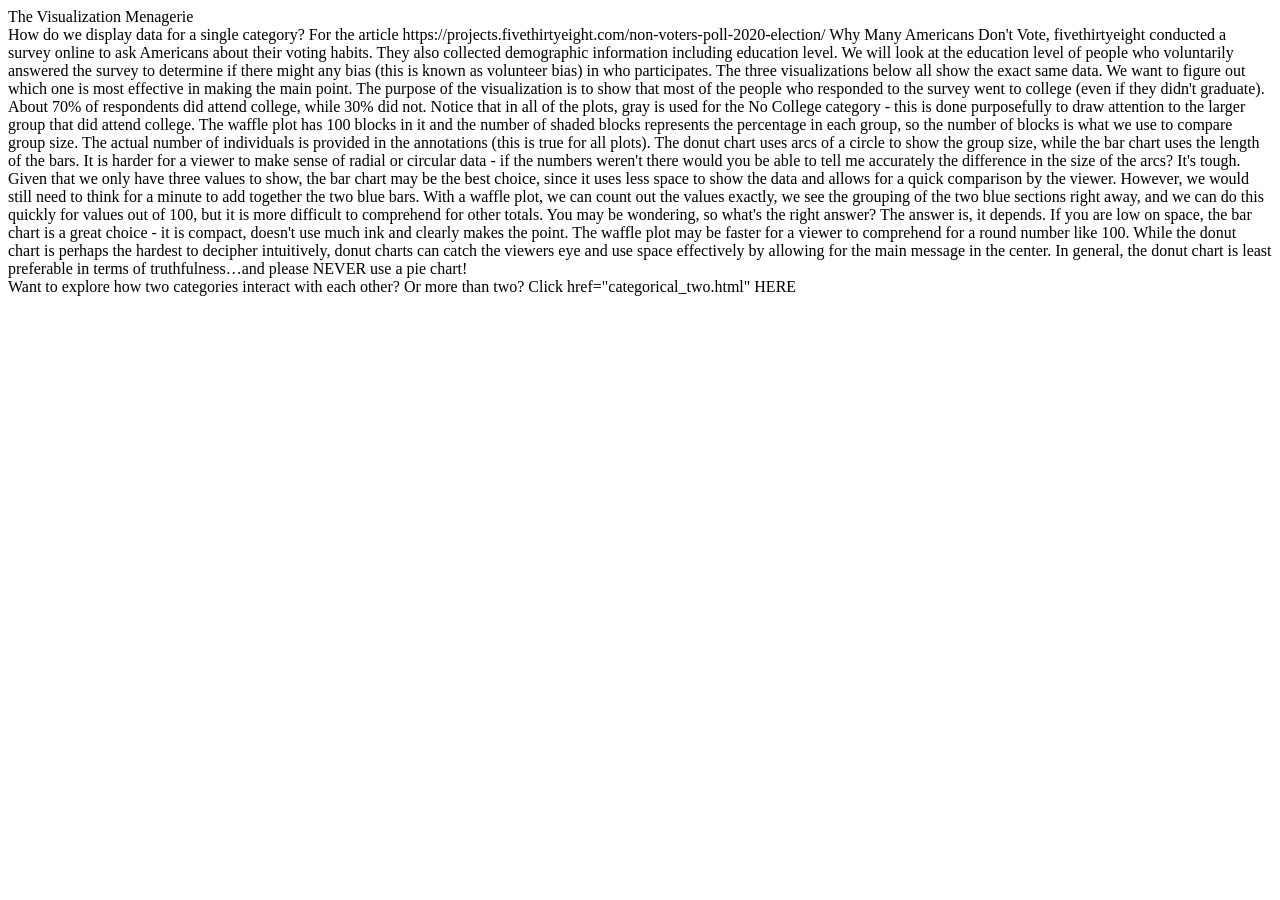
<file: Exercise/categorical_one.html>
<!DOCTYPE html>

<html lang="en">

    <head>
        <meta charset="UTF-8">
        <meta name="viewport" content="width=device-width, initial-scale=1">
        <title>Categorical Data Viz 1</title>
    </head>

    <body>
        <header>
            The Visualization Menagerie
        </header>

        <main>
            How do we display data for a single category?

            For the article https://projects.fivethirtyeight.com/non-voters-poll-2020-election/ Why Many
            Americans Don't Vote, fivethirtyeight conducted a survey online to ask Americans about their
            voting habits. They also collected demographic information including education level. We will look at
            the education level of people who voluntarily answered the survey to determine if there might any bias
            (this is known as volunteer bias) in who participates. The three visualizations below all
            show the exact same data. We want to figure out which one is most effective in making the main point.

            The purpose of the visualization is to show that most of the people who responded to the survey went to
            college (even if they didn't graduate). About 70% of respondents did attend college, while 30% did not.
            Notice that in all of the plots, gray is used for the No College category - this is done purposefully to
            draw attention to the larger group that did attend college.

            The waffle plot has 100 blocks in it and the number of shaded blocks represents the percentage
            in each group, so the number of blocks is what we use to compare group size. The actual number of
            individuals is provided in the annotations (this is true for all plots). The donut chart uses
            arcs of a circle to show the group size, while the bar chart uses the length of the bars. It
            is harder for a viewer to make sense of radial or circular data - if the numbers weren't there would you
            be able to tell me accurately the difference in the size of the arcs? It's tough. Given that we only
            have three values to show, the bar chart may be the best choice, since it uses less space to show the
            data and allows for a quick comparison by the viewer. However, we would still need to think for a minute
            to add together the two blue bars. With a waffle plot, we can count out the values exactly, we see the
            grouping of the two blue sections right away, and we can do this quickly for values out of 100, but it
            is more difficult to comprehend for other totals.

            You may be wondering, so what's the right answer? The answer is, it depends. If you are low on space, the
            bar chart is a great choice - it is compact, doesn't use much ink and clearly makes the point. The
            waffle plot may be faster for a viewer to comprehend for a round number like 100. While the donut chart
            is perhaps the hardest to decipher intuitively, donut charts can catch the viewers eye and use space
            effectively by allowing for the main message in the center. In general, the donut chart is least
            preferable in terms of truthfulness…and please NEVER use a pie chart!
        </main>

        <footer>
            Want to explore how two categories interact with each other? Or more than two? Click
            href="categorical_two.html" HERE
        </footer>

    </body>

</html>
</file>
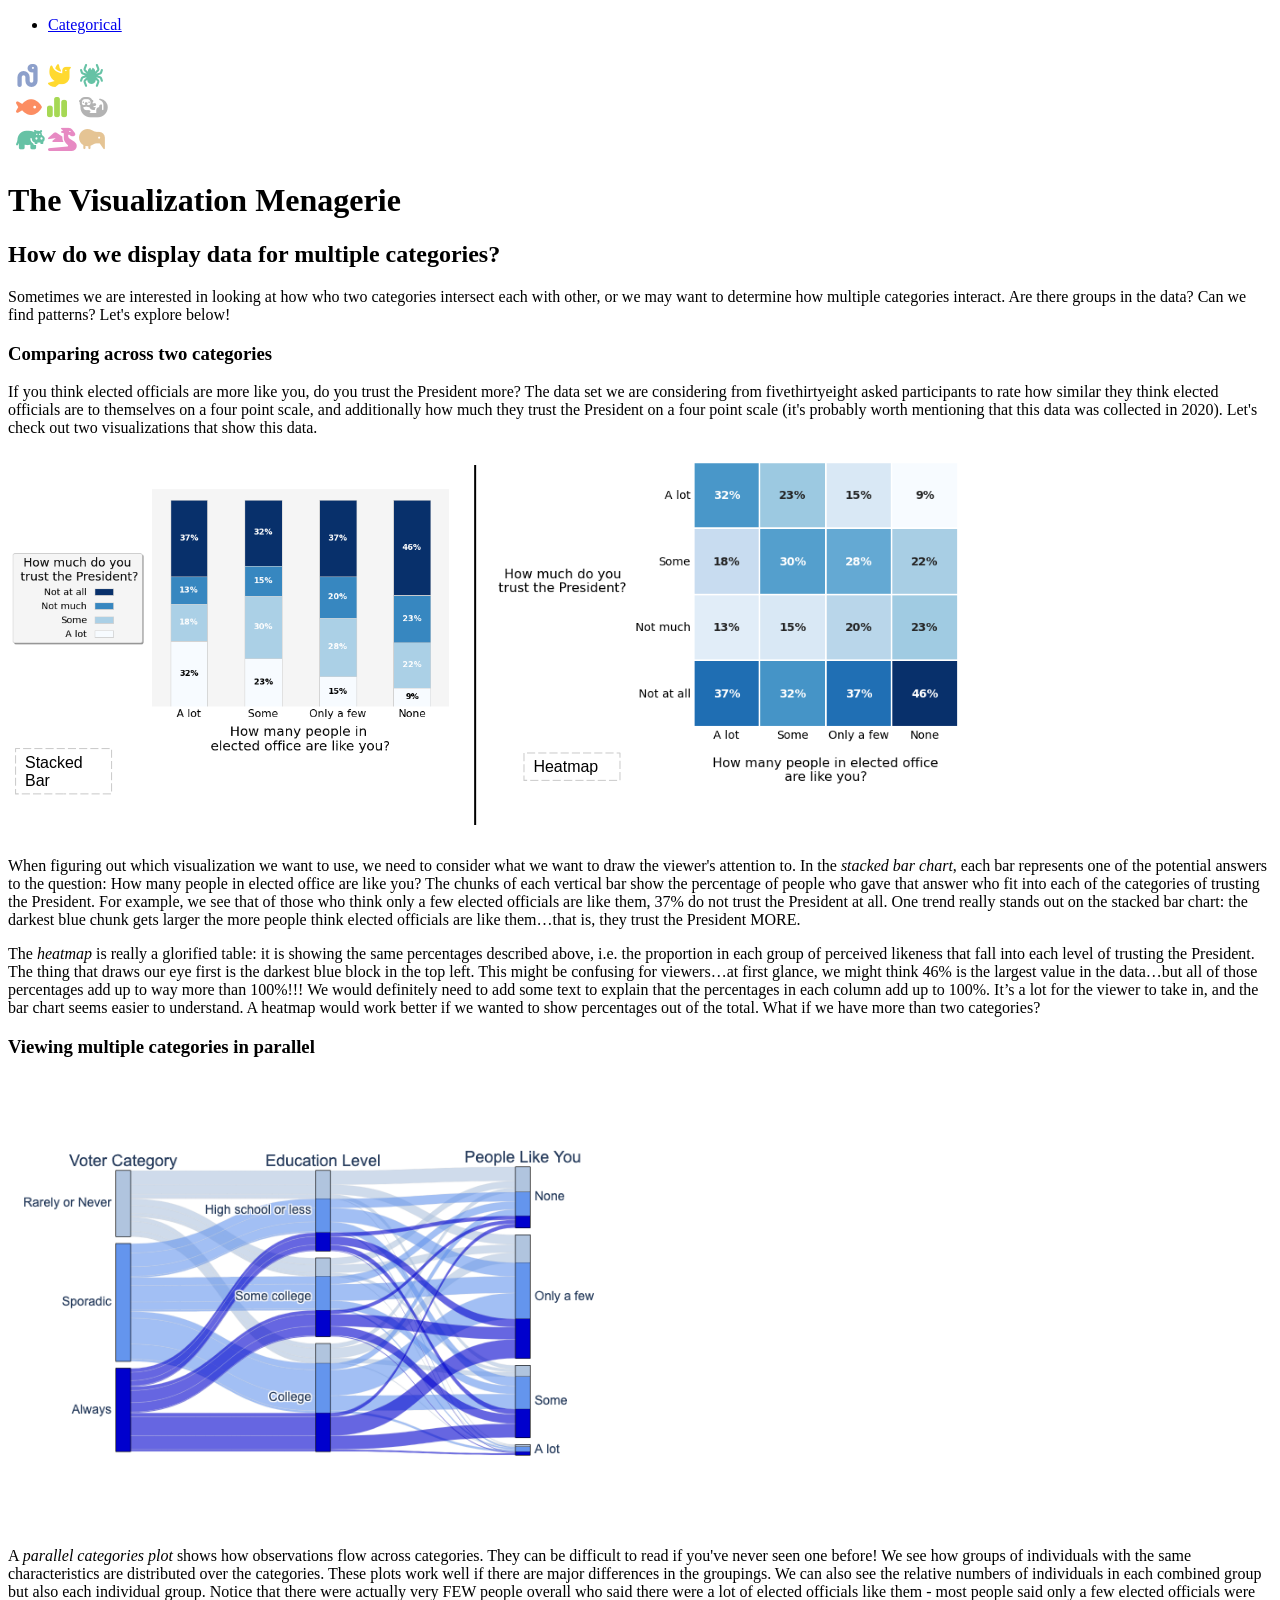
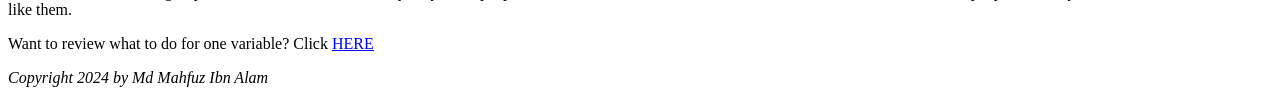
<file: Exercise/categorical_two.html>
<!DOCTYPE html>

<html lang="en">

    <head>
        <meta charset="UTF-8">
        <meta name="viewport" content="width=device-width, initial-scale=1">
        <title>Categorical Data Viz 2</title>
    </head>

    <body>
        <header>
            <nav>
                <ul>
                    <li><a href="categorical_one.html" class="activechild">Categorical</a></li>
                </ul>
            </nav>
            <div class="logotext">
                <img src="image/logo.png" alt="Logo">
                <h1>The Visualization Menagerie</h1>
            </div>
        </header>

        <main>
            <h2>How do we display data for multiple categories?</h2>
            <p>Sometimes we are interested in looking at how who two categories intersect each with other,
                or we may want to determine how multiple categories interact. Are there groups in the data?
                Can we find patterns? Let's explore below!</p>

            <section>
                <h3>Comparing across two categories</h3>
                <p>If you think elected officials are more like you, do you trust the President more?
                    The data set we are considering from fivethirtyeight asked participants to rate how similar they
                    think elected officials are to themselves on a four point scale, and additionally how much they
                    trust the President on a four point scale (it's probably worth mentioning that this data was
                    collected in 2020). Let's check out two visualizations that show this data.
                </p>
                <img src="image/two_cat.svg" alt="stacked bar and heatmap" class="scalesvg">

                <p>When figuring out which visualization we want to use, we need to consider what we want to draw the
                    viewer's attention to. In the <dfn>stacked bar chart</dfn>, each bar represents one of the potential
                    answers to the question: How many people in elected office are like you? The chunks of each vertical
                    bar show the percentage of people who gave that answer who fit into each of the categories of
                    trusting the President. For example, we see that of those who think only a few elected officials are
                    like them, 37% do not trust the President at all. One trend really stands out on the stacked bar
                    chart: the darkest blue chunk gets larger the more people think elected officials are like them…that
                    is,
                    they trust the President MORE.
                </p>

                <p>The <dfn>heatmap</dfn> is really a glorified table: it is showing the same percentages described
                    above, i.e. the proportion in each group of perceived likeness that fall into each level of trusting
                    the President. The thing that draws our eye first is the darkest blue block in the top left. This
                    might be confusing for viewers…at first glance, we might think 46% is the largest value in the
                    data…but all of those percentages add up to way more than 100%!!! We would definitely need to add
                    some text to explain that the percentages in each column add up to 100%. It’s a lot for the viewer
                    to take in, and the bar chart seems easier to understand. A heatmap would work better if we wanted
                    to show percentages out of the total. What if we have more than two categories?
                </p>
            </section>

            <section>
                <h3>Viewing multiple categories in parallel</h3>
                <div id="imagebox">
                    <img src="image/categories.html" alt="parcats plot" id="imgleft" srcset="image/categories_small.png 480w,
                            image/categories_medium.png 1280w" sizes="90vw">
                    <p> 
                        A <dfn>parallel categories plot</dfn> shows how observations flow across categories. They can be
                        difficult to read if you've never seen one before! We see how groups of individuals with the
                        same characteristics are distributed over the categories. These plots work well if there are
                        major differences in the groupings. We can also see the relative numbers of individuals in each
                        combined group but also each individual group. Notice that there were actually very
                        FEW people overall who said there were a lot of elected officials like them - most people said
                        only a few elected officials were like them.
                    </p>
                </div>
            </section>
        </main>

        <footer>
            <p class="navhelper">
                Want to review what to do for one variable? Click <a href="categorical_one.html">HERE</a>
            </p>
            <address>Copyright 2024 by Md Mahfuz Ibn Alam</a></address>
        </footer>

    </body>

</html>
</file>
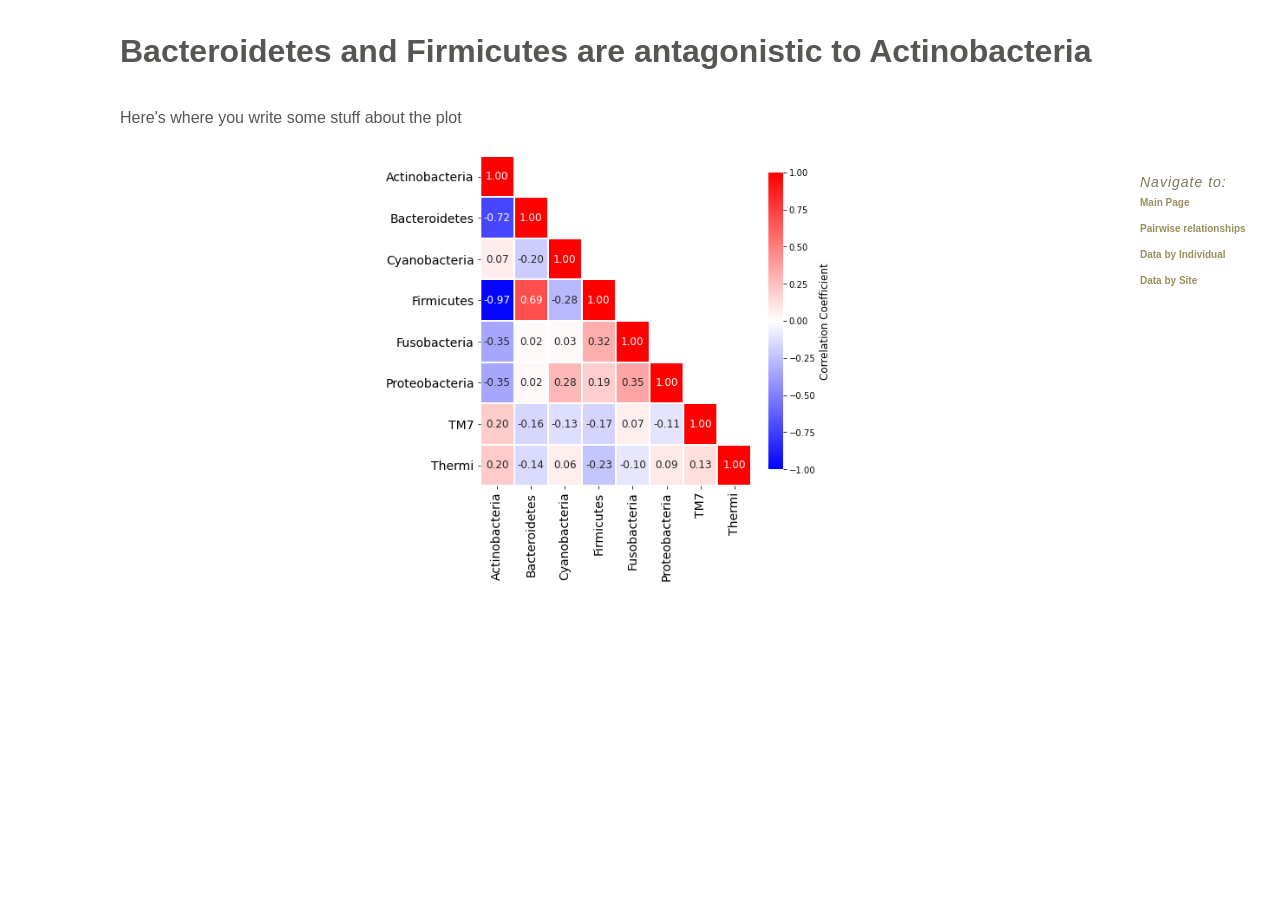
<file: Microbiome/Correlations.html>
<!DOCTYPE html>
<div class="page-wrapper">
<html>

	<head>
		<title>Pairwise_Correlations</title>
		<link rel="stylesheet" href="css/style.css">
	</head>

	<body>
		<div class="preamble" id="zen-preamble" role="article">
			<h1>Bacteroidetes and Firmicutes are antagonistic to Actinobacteria</h1>
			<p>Here's where you write some stuff about the plot</p>
		</div>
		
		<figure>
			<img src="figures/Phyla_correlations.png" class="center">
		</figure>

		<aside class="sidebar" role="complementary">
		<div class="wrapper">
			<h3>Navigate to:</h3>
			<nav role="navigation">
				<ul>
					<li>
						<a href="Microbiome.html">Main Page</a> 
					</li>					
					<li>
						<a href="Correlations.html">Pairwise relationships</a> 
					</li>					
					<li>
						<a href="PCA_Indiv.html">Data by Individual</a>					
					</li>					
					<li>
						<a href="PCA_Site.html">Data by Site</a>					
					</li>					
				</ul>
			</nav>
		</div>
	</body>

</html>
</file>
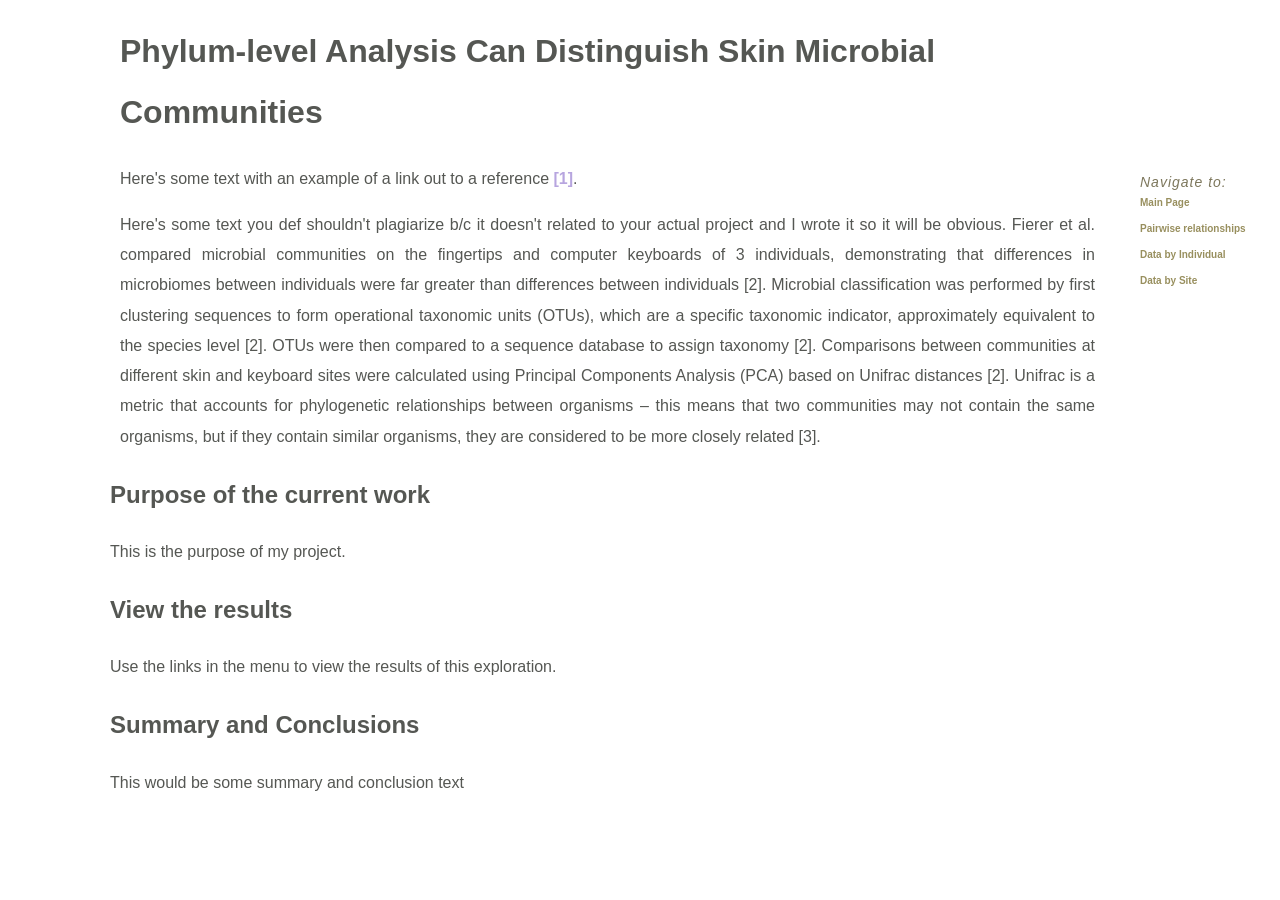
<file: Microbiome/Microbiome.html>
<!DOCTYPE html>
<div class="page-wrapper">
<html>

	<head>
		<title>Microbiome</title>
		<link rel="stylesheet" href="css/style.css">
	</head>

	<body>
		<div class="preamble" id="zen-preamble" role="article">
			<h1>Phylum-level Analysis Can Distinguish Skin Microbial Communities </h1>
			<p>
				Here's some text with an example of a link out to a reference
				<a href="https://www.ncbi.nlm.nih.gov/books/NBK8817/">[1]</a>.
			</p>
			<p>
				Here's some text you def shouldn't plagiarize b/c it doesn't related to your actual
				project and I wrote it so it will be obvious.
				Fierer et al. compared microbial communities on the fingertips and computer keyboards of
				3 individuals, demonstrating that differences in microbiomes between individuals were far 
				greater than differences between individuals [2]. Microbial classification was performed by 
				first clustering sequences to form operational taxonomic units (OTUs), which are a specific 
				taxonomic indicator, approximately equivalent to the species level [2]. 
				OTUs were then compared to a sequence database to assign taxonomy [2]. 
				Comparisons between communities at different skin and keyboard sites were calculated using 
				Principal Components Analysis (PCA) based on Unifrac distances [2]. Unifrac is a metric that 
				accounts for phylogenetic relationships between organisms – this means that two communities may not 
				contain the same organisms, but if they contain similar organisms, they are considered to be more 
				closely related [3].
			</p>
		</div>

		<h2>Purpose of the current work</h2>
		<p>This is the purpose of my project. </p> 
				
		<h2>View the results</h2>
		<p>Use the links in the menu to view the results of this exploration.</p>

		<h2>Summary and Conclusions</h2>
		<p>This would be some summary and conclusion text</p>

		<aside class="sidebar" role="complementary">
		<div class="wrapper">
			<h3>Navigate to:</h3>
			<nav role="navigation">
				<ul>
					<li>
						<a href="Microbiome.html">Main Page</a> 
					</li>					
					<li>
						<a href="Correlations.html">Pairwise relationships</a> 
					</li>					
					<li>
						<a href="PCA_Indiv.html">Data by Individual</a>					
					</li>					
					<li>
						<a href="PCA_Site.html">Data by Site</a>					
					</li>					
				</ul>
			</nav>
		</div>
	</body>

</html>
</file>
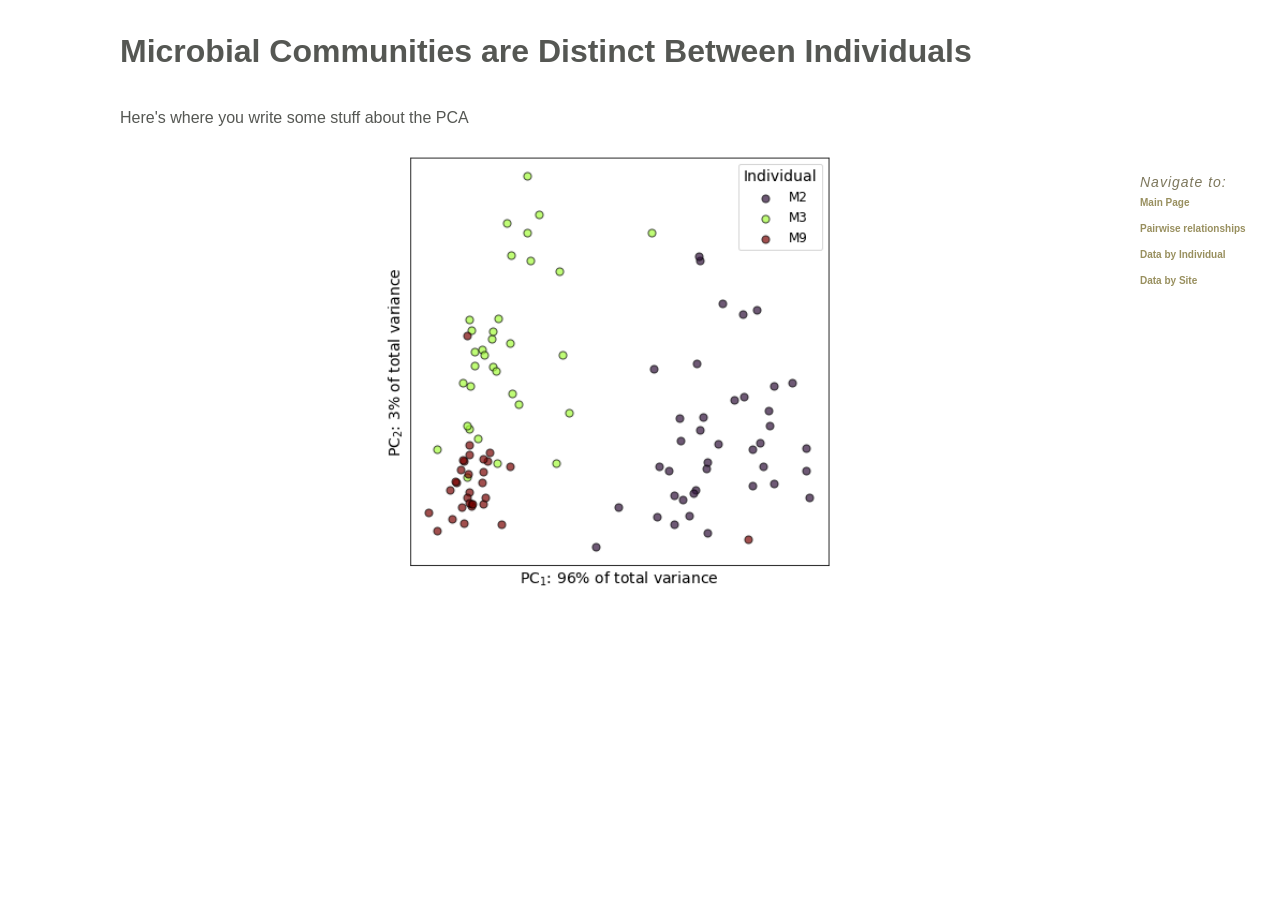
<file: Microbiome/PCA_Indiv.html>
<!DOCTYPE html>
<div class="page-wrapper">
<html>

	<head>
		<title>PCA_by_Individual</title>
		<link rel="stylesheet" href="css/style.css">	
	</head>

	<body>
		<div class="preamble" id="zen-preamble" role="article">
			<h1>Microbial Communities are Distinct Between Individuals</h1>
			<p>Here's where you write some stuff about the PCA </p>
		</div>

		<figure>
			<img src="figures/PCA_ByIndiv.png" class="center">
		</figure>

		<aside class="sidebar" role="complementary">
		<div class="wrapper">
			<h3>Navigate to:</h3>
			<nav role="navigation">
				<ul>
					<li>
						<a href="Microbiome.html">Main Page</a> 
					</li>					
					<li>
						<a href="Correlations.html">Pairwise relationships</a> 
					</li>					
					<li>
						<a href="PCA_Indiv.html">Data by Individual</a>					
					</li>					
					<li>
						<a href="PCA_Site.html">Data by Site</a>					
					</li>					
				</ul>
			</nav>
		</div>
	</body>

</html>
</file>
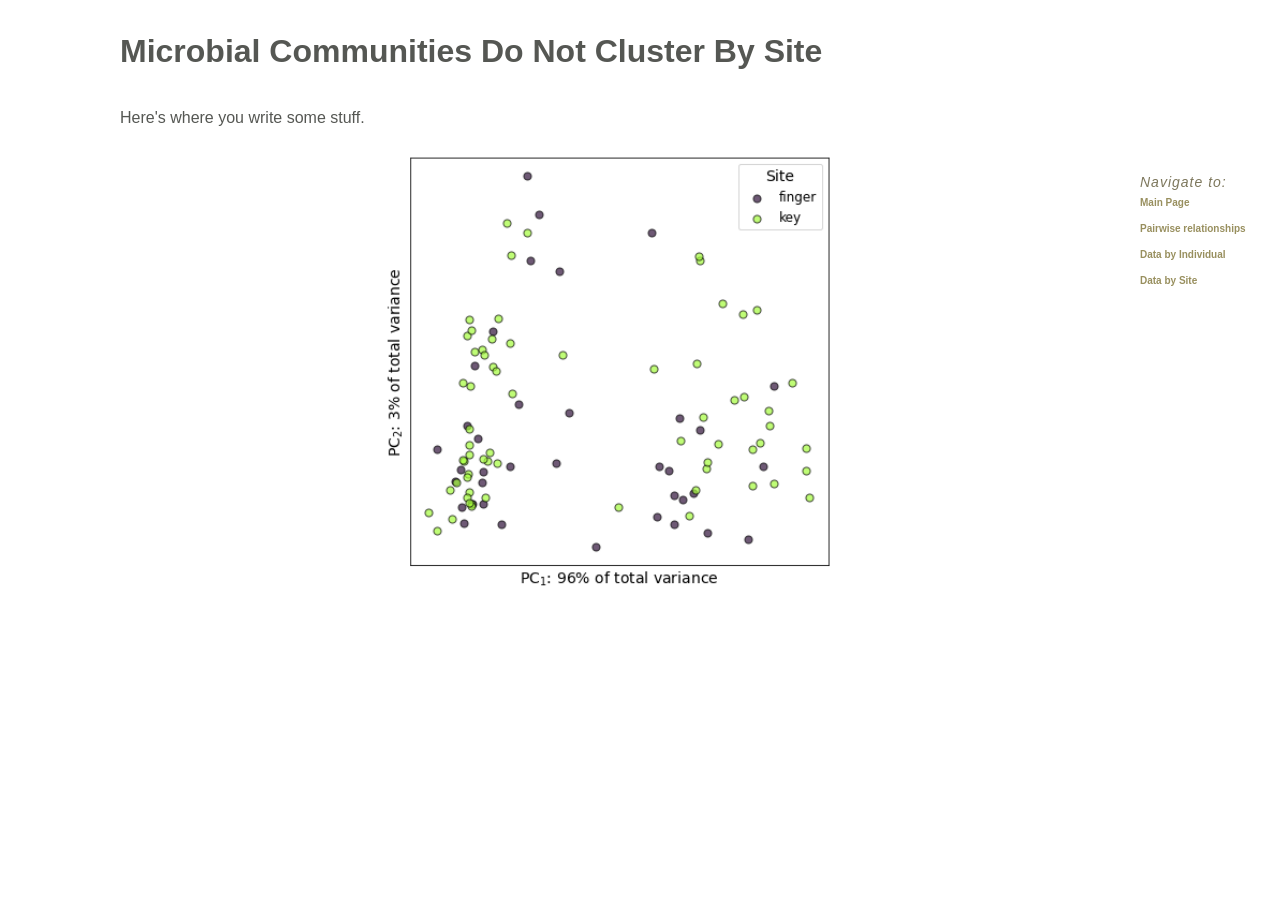
<file: Microbiome/PCA_Site.html>
<!DOCTYPE html>
<div class="page-wrapper">
<html>

	<head>
		<title>PCA_by_Site</title>
		<link rel="stylesheet" href="css/style.css">
	</head>

	<body>
		<div class="preamble" id="zen-preamble" role="article">
			<h1>Microbial Communities Do Not Cluster By Site </h1>
			<p>Here's where you write some stuff.</p>
		</div>

		<figure>
			<img src="figures/PCA_BySite.png" class="center">
		</figure>

		<aside class="sidebar" role="complementary">
		<div class="wrapper">
			<h3>Navigate to:</h3>
			<nav role="navigation">
				<ul>
					<li>
						<a href="Microbiome.html">Main Page</a> 
					</li>					
					<li>
						<a href="Correlations.html">Pairwise relationships</a> 
					</li>					
					<li>
						<a href="PCA_Indiv.html">Data by Individual</a>					
					</li>					
					<li>
						<a href="PCA_Site.html">Data by Site</a>					
					</li>					
				</ul>
			</nav>
		</div>
	</body>

</html>
</file>
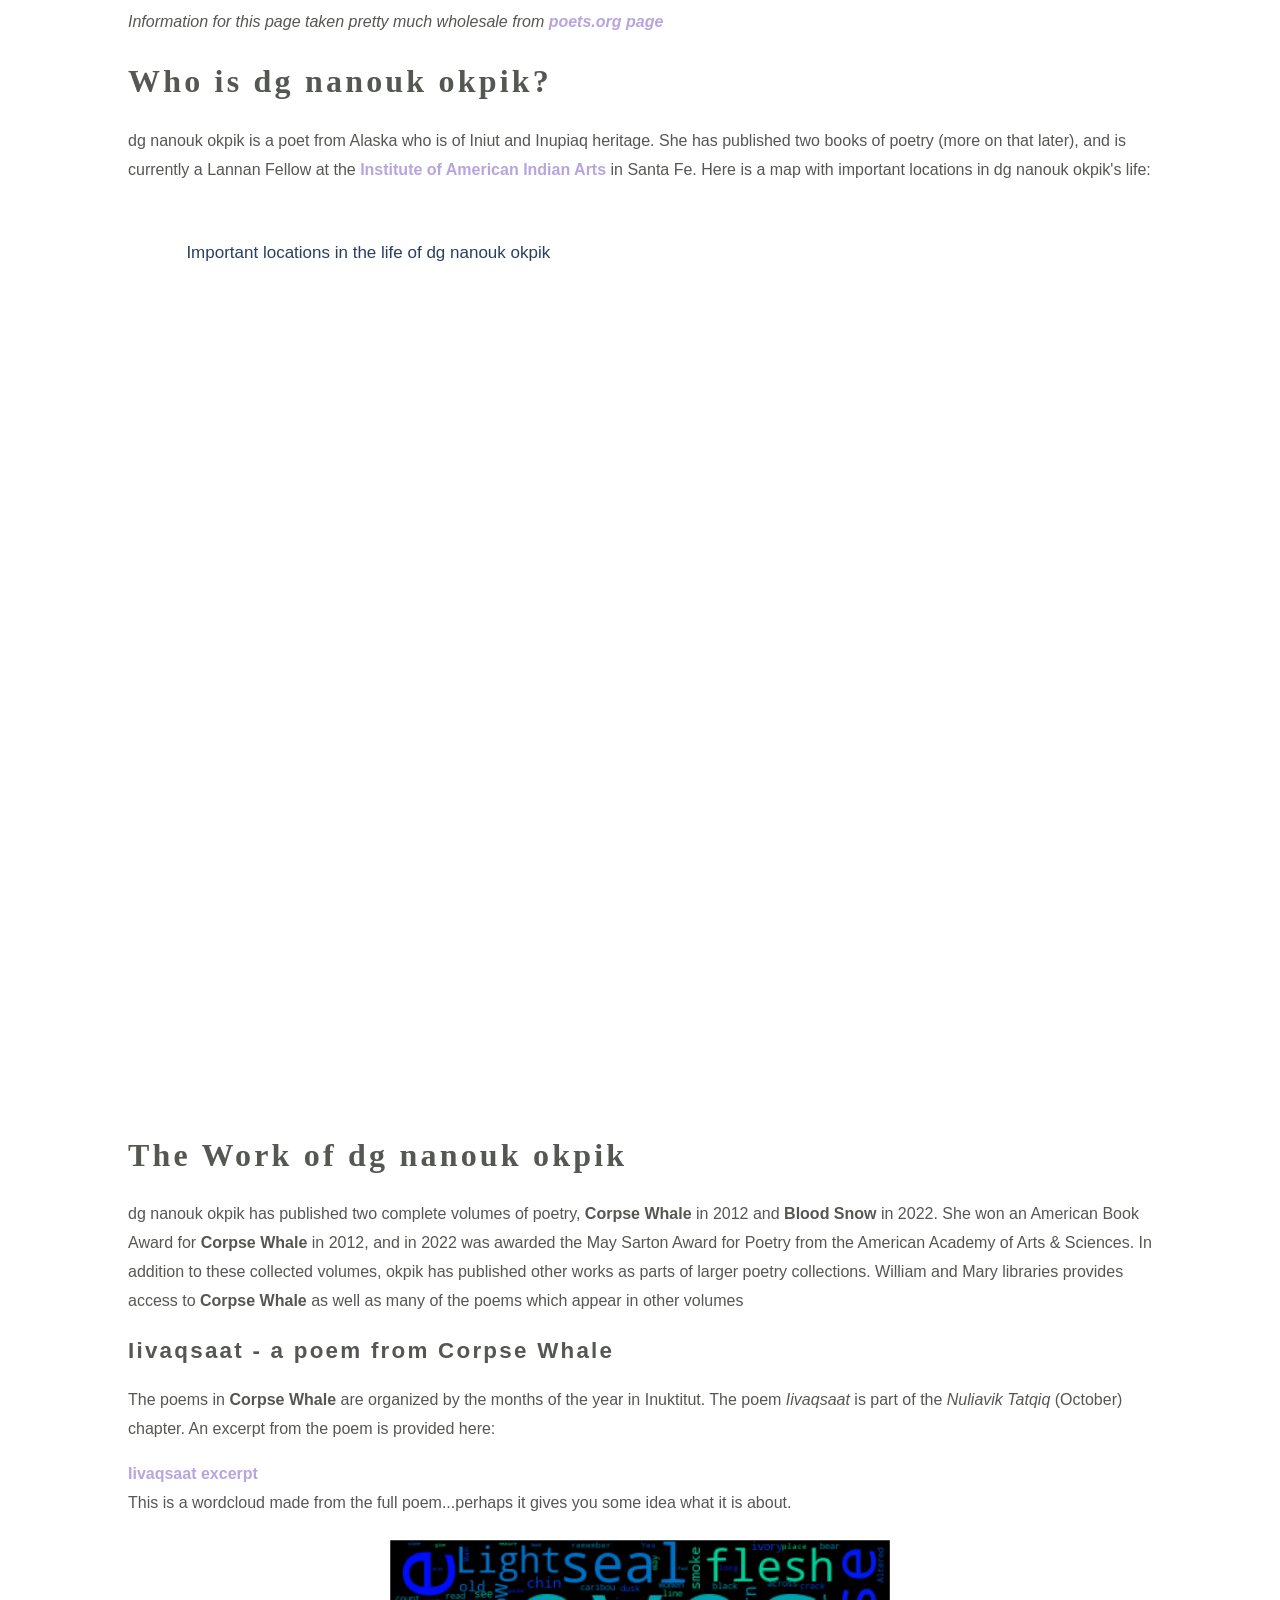
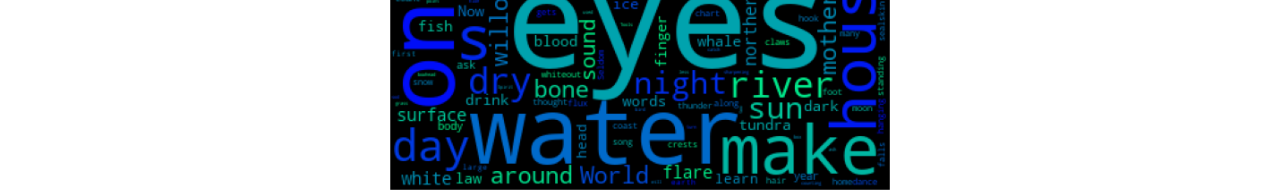
<file: Poem/homage.html>
<!DOCTYPE html>
<html>

  <head>
    <title>Homage to dg nanouk okpik</title>
    <link rel="stylesheet" href="css/style.css">
  </head>

  <body>
    <p>
      <span class="italic">Information for this page taken pretty much wholesale from 
        <a href="https://poets.org/poet/dg-nanouk-okpik">poets.org page</a>
      </span>
    </p>
    <h2>Who is dg nanouk okpik?</h2>
    <p>
      dg nanouk okpik is a poet from Alaska who is of Iniut and Inupiaq heritage. She has published two books of poetry
      (more on that later), and is currently a Lannan Fellow at the <a href="https://iaia.edu/">Institute of American Indian Arts</a>
      in Santa Fe. Here is a map with important locations in dg nanouk okpik's life:
    </p>
    <iframe src="images/map.html" width="100%" height="100%" frameBorder="0"></iframe>
    <h2>The Work of dg nanouk okpik</h2>
    <p>
      dg nanouk okpik has published two complete volumes of poetry, <b>Corpse Whale</b> in 2012 and
      <b>Blood Snow</b> in 2022. She won an American Book Award for <b>Corpse Whale</b> in 2012, and in 2022 was
      awarded the May Sarton Award for Poetry from the American Academy of Arts & Sciences. In addition to these
      collected volumes, okpik has published other works as parts of larger poetry
      collections. William and Mary libraries provides access to <b>Corpse Whale</b> as well
      as many of the poems which appear in other volumes
    </p>
    <h3>Iivaqsaat - a poem from Corpse Whale</h3>
    <p>
      The poems in <b>Corpse Whale</b> are organized by the months of the year in Inuktitut. The poem
      <span class="italic">Iivaqsaat</span> is part of the <span class="italic">Nuliavik Tatqiq</span>
      (October) chapter. An excerpt from the poem is provided here:
    </p>
    <a href="Iivaqsaat.html">Iivaqsaat excerpt</a>
    <p>This is a wordcloud made from the full poem...perhaps it gives you some idea what it is about.</p>
    <img class="center" src="images/wordcloud.png">
  </body>

</html>
</file>
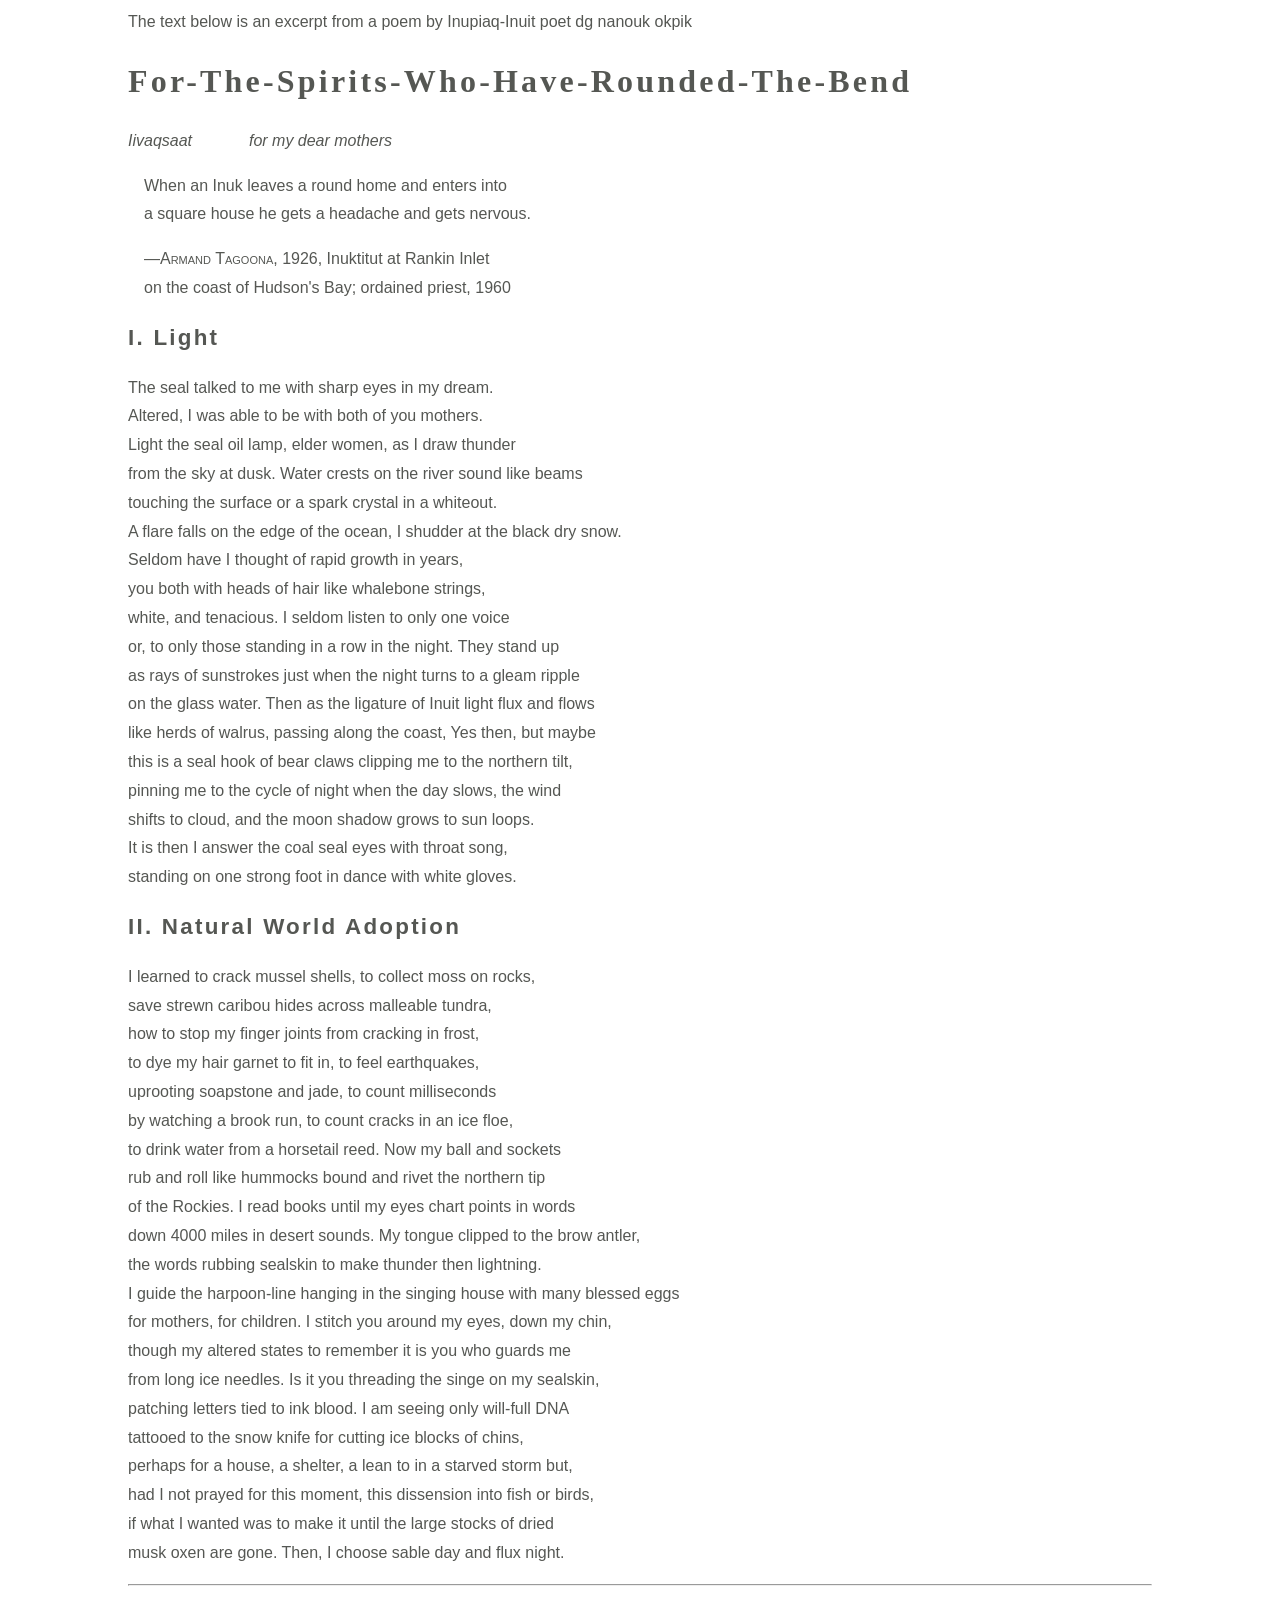
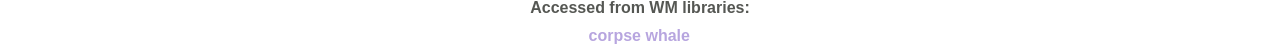
<file: Poem/Iivaqsaat.html>
<!DOCTYPE html>
<html>

  <head>
    <title>Iivaqsaat</title>
    <link rel="stylesheet" href="css/style.css">
  </head>

  <body>
    <p> The text below is an excerpt from a poem by Inupiaq-Inuit poet dg nanouk okpik</p>
    <h2>For-The-Spirits-Who-Have-Rounded-The-Bend<br></h2>
    <p class="italic">Iivaqsaat &emsp;&emsp;&emsp;    for my dear mothers</p>
    <span class="quote">
      <p>
        When an Inuk leaves a round home and enters into <br>
        a square house he gets a headache and gets nervous.
      </p>
      <p>
        <span class="small">—Armand Tagoona</span>, 1926, Inuktitut at Rankin Inlet<br>
        on the coast of Hudson's Bay; ordained priest, 1960
      </p>
    </span>

  <h3>I. Light</h3>

  <p>
    The seal talked to me with sharp eyes in my dream.<br>
    Altered, I was able to be with both of you mothers.<br>
    Light the seal oil lamp, elder women, as I draw thunder<br>
    from the sky at dusk. Water crests on the river sound like beams<br>
    touching the surface or a spark crystal in a whiteout.<br>
    A flare falls on the edge of the ocean, I shudder at the black dry snow.<br>
    Seldom have I thought of rapid growth in years,<br>
    you both with heads of hair like whalebone strings,<br>
    white, and tenacious. I seldom listen to only one voice<br>
    or, to only those standing in a row in the night. They stand up<br>
    as rays of sunstrokes just when the night turns to a gleam ripple<br>
    on the glass water. Then as the ligature of Inuit light flux and flows<br>
    like herds of walrus, passing along the coast, Yes then, but maybe<br>
    this is a seal hook of bear claws clipping me to the northern tilt,<br>
    pinning me to the cycle of night when the day slows, the wind<br>
    shifts to cloud, and the moon shadow grows to sun loops.<br>
    It is then I answer the coal seal eyes with throat song,<br>
    standing on one strong foot in dance with white gloves.<br>
  </p>

  <h3>II. Natural World Adoption</h3>

  <p>
    I learned to crack mussel shells, to collect moss on rocks,<br>
    save strewn caribou hides across malleable tundra,<br>
    how to stop my finger joints from cracking in frost,<br>
    to dye my hair garnet to fit in, to feel earthquakes,<br>
    uprooting soapstone and jade, to count milliseconds<br>
    by watching a brook run, to count cracks in an ice floe,<br>
    to drink water from a horsetail reed. Now my ball and sockets<br>
    rub and roll like hummocks bound and rivet the northern tip<br>
    of the Rockies. I read books until my eyes chart points in words<br>
    down 4000 miles in desert sounds. My tongue clipped to the brow antler,<br>
    the words rubbing sealskin to make thunder then lightning.<br>
    I guide the harpoon-line hanging in the singing house with many blessed eggs<br>
    for mothers, for children. I stitch you around my eyes, down my chin,<br>
    though my altered states to remember it is you who guards me<br>
    from long ice needles. Is it you threading the singe on my sealskin,<br>
    patching letters tied to ink blood. I am seeing only will-full DNA<br>
    tattooed to the snow knife for cutting ice blocks of chins,<br>
    perhaps for a house, a shelter, a lean to in a starved storm but,<br>
    had I not prayed for this moment, this dissension into fish or birds,<br>
    if what I wanted was to make it until the large stocks of dried<br>
    musk oxen are gone. Then, I choose sable day and flux night.<br>
  </p>
  </body>

  <hr>

  <footer>
    <b>Accessed from WM libraries:</b><br>
    <a href="https://ebookcentral-proquest-com.proxy.wm.edu/lib/cwm/reader.action?docID=3411797">corpse whale</a>
  </footer>

</html>
</file>
<file: Microbiome/css/style.css>
/* css Zen Garden default style v1.02 */
/* css released under Creative Commons License - http://creativecommons.org/licenses/by-nc-sa/1.0/  */

/* This file based on 'Tranquille' by Dave Shea */
/* You may use this file as a foundation for any new work, but you may find it easier to start from scratch. */
/* Not all elements are defined in this file, so you'll most likely want to refer to the xhtml as well. */

/* Your images should be linked as if the CSS file sits in the same folder as the images. ie. no paths. */


/* basic elements */
html {
	margin: 0;
	padding: 0;
	}
body {
	font: 100% georgia, sans-serif;
	line-height: 1.88889;
	color: #555753; 
	background: #fff url(http://csszengarden.com/001/blossoms.jpg) no-repeat bottom right; 
	margin: 0; 
	padding: 0;
	}
p { 
	margin-top: 0; 
	text-align: justify;
	}
h3 { 
	font: italic normal 1.4em georgia, sans-serif;
	letter-spacing: 1px; 
	margin-bottom: 0; 
	color: #7D775C;
	}
a:link { 
	font-weight: bold; 
	text-decoration: none; 
	color: #B7A5DF;
	}
a:visited { 
	font-weight: bold; 
	text-decoration: none; 
	color: #D4CDDC;
	}
a:hover, a:focus, a:active { 
	text-decoration: underline; 
	color: #9685BA;
	}
abbr {
	border-bottom: none;
	}

figure {
  border-top: none;
  padding-top: 0;
}
figcaption {
  padding: 0.5em;
  color: black;
  font-size: small;
}
/* specific divs */

.center {
  display: block;
  margin-left: auto;
  margin-right: auto;
  width: 50%;
  }

.page-wrapper { 
	background: url(http://csszengarden.com/001/zen-bg.jpg) no-repeat top left; 
	padding: 0 175px 0 110px;  
	margin: 0; 
	position: relative;
	}

.intro { 
	min-width: 470px;
	width: 100%;
	}

header h1 { 
	margin-top: 10px;
	display: block;
	width: 219px;
	height: 87px;
	float: left;

	text-indent: 100%;
	white-space: nowrap;
	overflow: hidden;
	}
header h2 { 
	margin-top: 58px; 
	margin-bottom: 40px; 
	width: 200px; 
	height: 18px; 
	float: right;

	text-indent: 100%;
	white-space: nowrap;
	overflow: hidden;
	}
header {
	padding-top: 20px;
	height: 87px;
}

.summary {
	clear: both; 
	margin: 20px 20px 20px 10px; 
	width: 160px; 
	float: left;
	}
.summary p {
	font: italic 1.1em/2.2 georgia; 
	text-align: center;
	}

.preamble {
	clear: right; 
	padding: 0px 10px 0 10px;
	}
.supporting {	
	padding-left: 10px; 
	margin-bottom: 40px;
	}

footer { 
	text-align: center; 
	}
footer a:link, footer a:visited { 
	margin-right: 20px; 
	}

.sidebar {
	margin-left: 600px; 
	position: fixed; 
	top: 0; 
	right: 0;
	}
.sidebar .wrapper { 
	font: 10px verdana, sans-serif; 
	background: transparent url(http://csszengarden.com/001/paper-bg.jpg) top left repeat-y; 
	padding: 10px; 
	margin-top: 150px; 
	width: 130px; 
	}
.sidebar h3.select { 
	margin: 10px 0 5px 0; 
	width: 97px; 
	height: 16px; 

	text-indent: 100%;
	white-space: nowrap;
	overflow: hidden;
	}
.sidebar h3.archives { 
	background: transparent url(http://csszengarden.com/001/h5.gif) no-repeat top left; 
	margin: 25px 0 5px 0; 
	width:57px; 
	height: 14px; 

	text-indent: 100%;
	white-space: nowrap;
	overflow: hidden;
	}
.sidebar h3.resources { 
	background: transparent url(http://csszengarden.com/001/h6.gif) no-repeat top left; 
	margin: 25px 0 5px 0; 
	width:63px; 
	height: 10px; 

	text-indent: 100%;
	white-space: nowrap;
	overflow: hidden;
	}


.sidebar ul {
	margin: 0;
	padding: 0;
	}
.sidebar li {
	line-height: 1.6em; 
	background: transparent url(http://csszengarden.com/001/cr1.gif) no-repeat top center; 
	display: block; 
	padding-top: 5px; 
	margin-bottom: 5px;
	list-style-type: none;
	}
.sidebar li a:link {
	color: #988F5E;
	}
.sidebar li a:visited {
	color: #B3AE94;
	}


.extra1 {
	background: transparent url(http://csszengarden.com/001/cr2.gif) top left no-repeat; 
	position: absolute; 
	top: 40px; 
	right: 0; 
	width: 148px; 
	height: 110px;
	}
</file>
<file: Poem/css/style.css>
/* basic elements */
html {
	margin: 0;
	padding: 0;
	height: 100%;
	}
	
body { 
	font: 100% georgia, sans-serif;
	line-height: 1.8em;
	color: #555753; 
	margin-left: 10%; 
  	margin-right: 10%;
  	height: 100%;
	}
	
p { 
	margin-top: 0; 
	text-align: left;
	}
	
h2 { 
	font: bold 2em papyrus, fantasy;
	letter-spacing: 0.1em; 
}

h3 { 
	font: bold normal 1.4em georgia, sans-serif;
	letter-spacing: 0.1em; 
	margin-bottom: 1em;
	}
	
a:link { 
	font-weight: bold; 
	text-decoration: none; 
	color: #B7A5DF;
	}
	
a:visited { 
	font-weight: bold; 
	text-decoration: none; 
	color: #D4CDDC;
	}
	
a:hover, a:focus, a:active { 
	text-decoration: underline; 
	color: #9685BA;
	}
	
figure {
  border-top: none;
  padding-top: 0;
  float: left;
  width: 50%
  }

footer { 
	text-align: center; 
	}
footer a:link, footer a:visited { 
	margin-right: 0.1em; 
	}

/* specific divs (classes) */

.small {
  font-variant: small-caps;
  }

.italic {
  font-style: italic;
  margin-top: 0
  }
  
.center {
  display: block;
  margin-left: auto;
  margin-right: auto;
  width: 50%;
  }

.quote {
  padding-left: 1em; 
  display:block
  }

.column {
  float: left;
  width: 45%;
  padding: 0.1em;
}

.row::after {
  content: "";
  clear: both;
  display: table;
}
</file>
